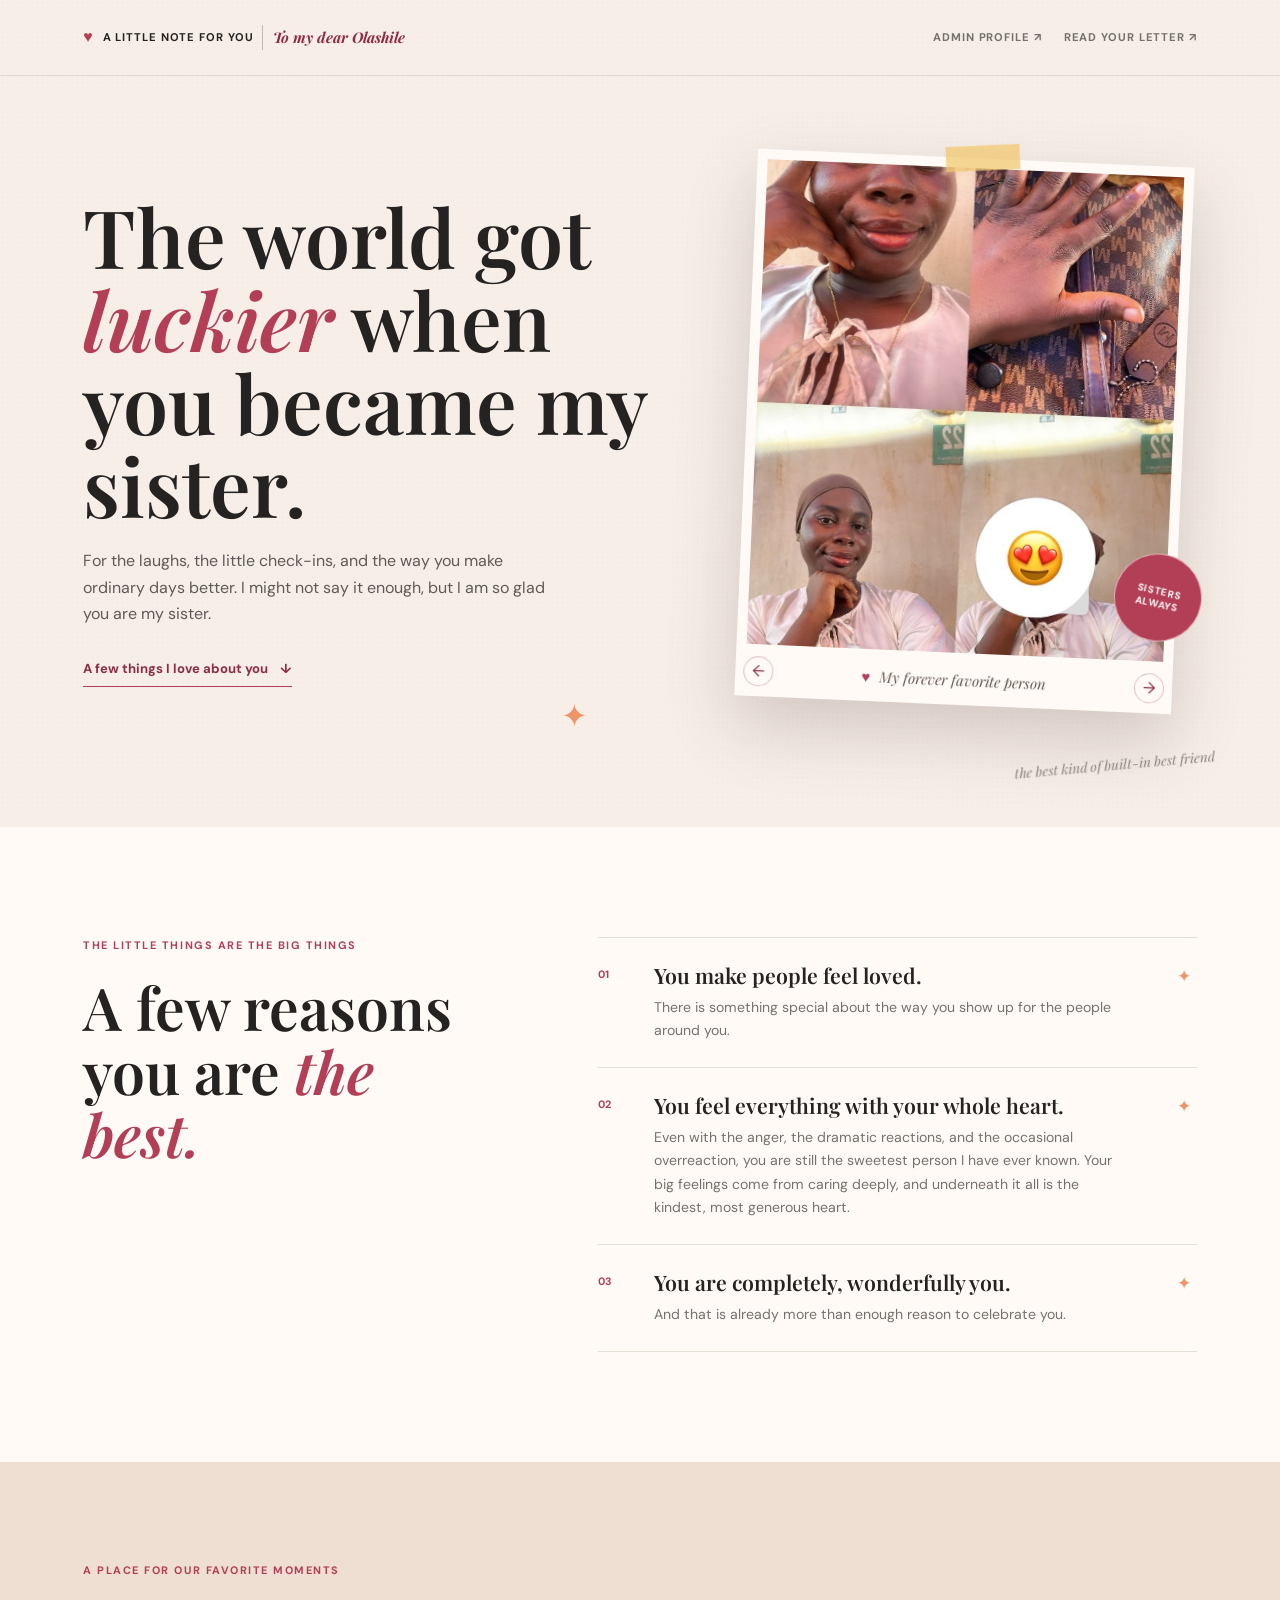
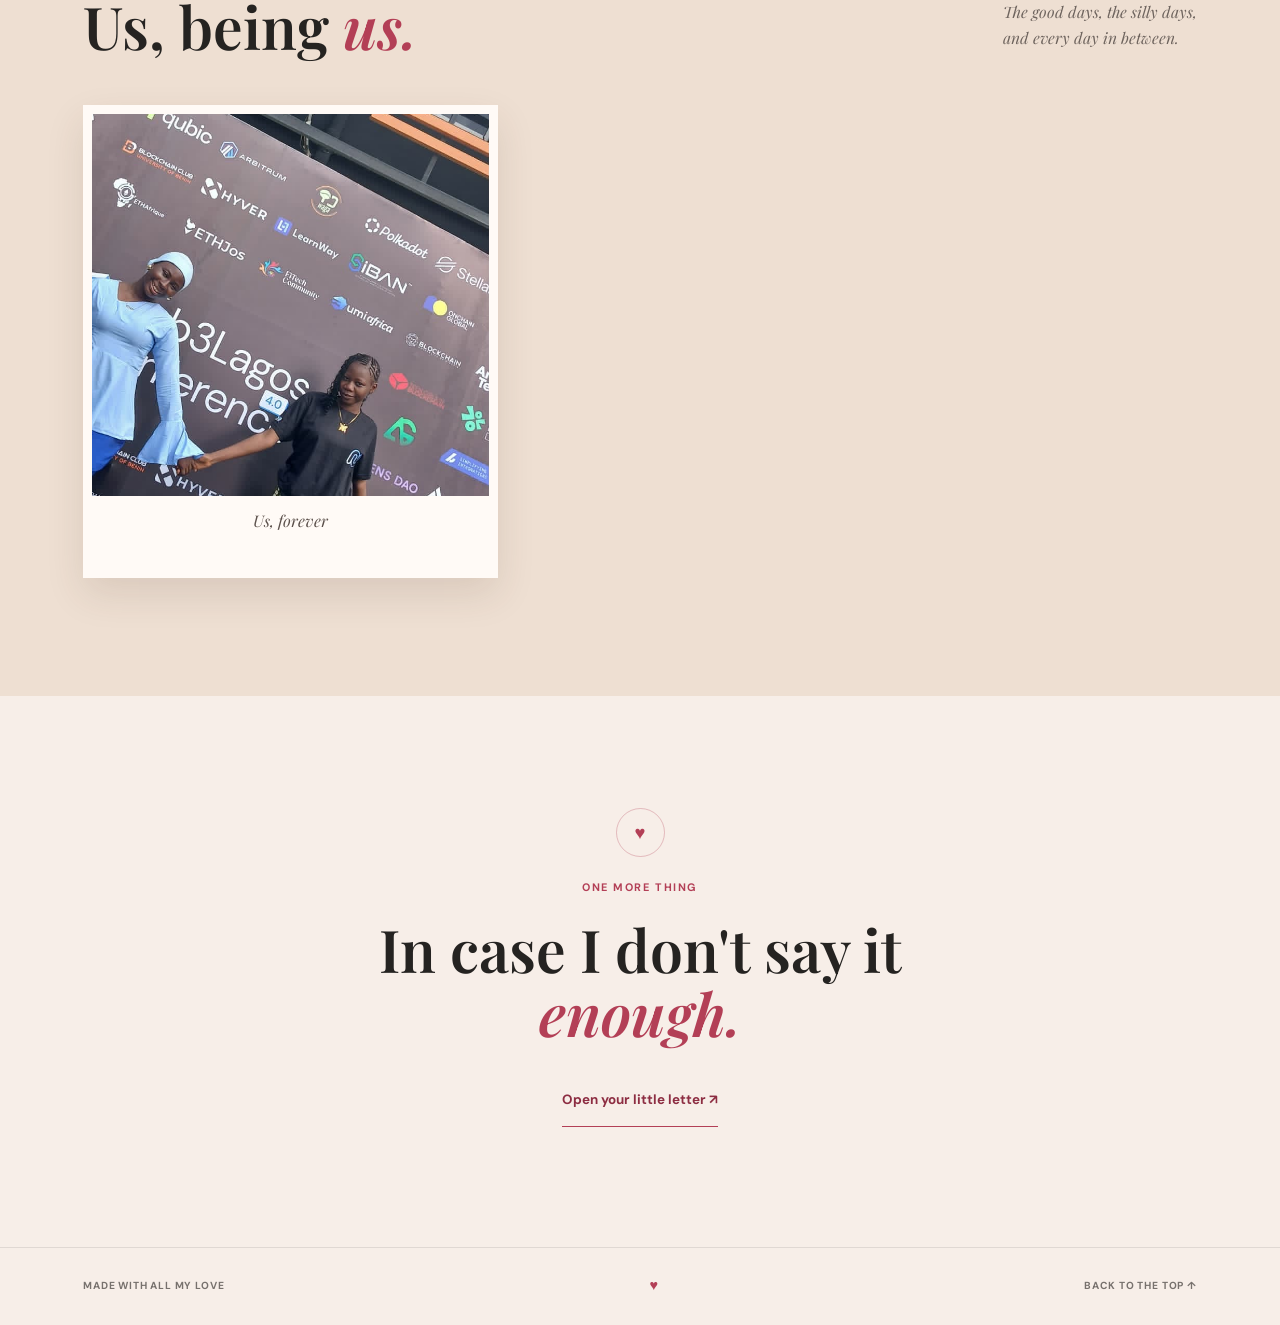
<file: index.html>
<!DOCTYPE html>
<html lang="en">
  <head>
    <meta charset="UTF-8" />
    <meta name="viewport" content="width=device-width, initial-scale=1.0" />
    <meta
      name="description"
      content="A little love note for the best sister in the world."
    />
    <meta name="theme-color" content="#f7eee8" />
    <title>For My Sister, With Love</title>
    <link rel="preconnect" href="https://fonts.googleapis.com" />
    <link rel="preconnect" href="https://fonts.gstatic.com" crossorigin />
    <link
      href="https://fonts.googleapis.com/css2?family=DM+Sans:wght@400;500;600;700&family=Playfair+Display:ital,wght@0,600;0,700;1,600;1,700&display=swap"
      rel="stylesheet"
    />
    <link rel="stylesheet" href="styles.css" />
  </head>
  <body>
    <header class="site-header">
      <a class="wordmark" href="#home" aria-label="For my sister, home">
        <span class="wordmark-heart" aria-hidden="true">&#9829;</span>
        <span class="wordmark-label">A LITTLE NOTE FOR YOU</span>
        <span class="wordmark-name">To my dear Olashile</span>
      </a>
      <nav class="header-actions" aria-label="Page actions">
        <a class="header-link" href="admin.html">Admin profile <span aria-hidden="true">&#8599;</span></a>
        <a class="header-link" href="#letter">Read your letter <span aria-hidden="true">&#8599;</span></a>
      </nav>
    </header>

    <main>
      <section class="hero" id="home" aria-labelledby="hero-title">
        <div class="hero-copy">
          <h1 id="hero-title">The world got <em>luckier</em> when you became my sister.</h1>
          <p class="hero-note">
            For the laughs, the little check-ins, and the way you make ordinary days better.
            I might not say it enough, but I am so glad you are my sister.
          </p>
          <a class="text-link" href="#little-things">A few things I love about you <span aria-hidden="true">&#8595;</span></a>
          <span class="hero-doodle" aria-hidden="true">&#10022;</span>
        </div>

        <figure class="hero-photo">
          <img
            id="hero-photo-image"
            src="assets/sister-photo.jpg"
            alt="Olashile in a photo collage"
            fetchpriority="high"
          />
          <div class="hero-photo-controls">
            <button class="photo-nav" id="previous-photo" type="button" aria-label="Previous photo" title="Previous photo">&#8592;</button>
            <figcaption id="hero-photo-caption" aria-live="polite"><span>&#9829;</span> My forever favorite person</figcaption>
            <button class="photo-nav" id="next-photo" type="button" aria-label="Next photo" title="Next photo">&#8594;</button>
          </div>
          <span class="photo-sticker" aria-hidden="true">SISTERS<br />ALWAYS</span>
        </figure>
        <span class="hero-side-note" aria-hidden="true">the best kind of built-in best friend</span>
      </section>

      <section class="love-section" id="little-things" aria-labelledby="love-title">
        <div class="section-intro">
          <p class="eyebrow">The little things are the big things</p>
          <h2 id="love-title">A few reasons<br />you are <em>the best.</em></h2>
        </div>
        <div class="love-list">
          <article class="love-item">
            <span class="love-number">01</span>
            <div><h3>You make people feel loved.</h3><p>There is something special about the way you show up for the people around you.</p></div>
            <span class="love-spark" aria-hidden="true">&#10022;</span>
          </article>
          <article class="love-item">
            <span class="love-number">02</span>
            <div><h3>You feel everything with your whole heart.</h3><p>Even with the anger, the dramatic reactions, and the occasional overreaction, you are still the sweetest person I have ever known. Your big feelings come from caring deeply, and underneath it all is the kindest, most generous heart.</p></div>
            <span class="love-spark" aria-hidden="true">&#10022;</span>
          </article>
          <article class="love-item">
            <span class="love-number">03</span>
            <div><h3>You are completely, wonderfully you.</h3><p>And that is already more than enough reason to celebrate you.</p></div>
            <span class="love-spark" aria-hidden="true">&#10022;</span>
          </article>
        </div>
      </section>

      <section class="memory-section" aria-labelledby="memory-title">
        <div class="memory-heading">
          <div>
            <p class="eyebrow">A place for our favorite moments</p>
            <h2 id="memory-title">Us, being <em>us.</em></h2>
          </div>
          <span class="memory-aside">The good days, the silly days,<br />and every day in between.</span>
        </div>
        <div class="memory-grid">
          <p class="memory-empty" id="memory-empty">Your favorite moments will live here.</p>
        </div>
      </section>

      <section class="letter-section" id="letter" aria-labelledby="letter-title">
        <div class="letter-mark" aria-hidden="true">&#9829;</div>
        <p class="eyebrow">One more thing</p>
        <h2 id="letter-title">In case I don't say it <em>enough.</em></h2>
        <details class="letter-details">
          <summary><span class="summary-closed">Open your little letter <span aria-hidden="true">&#8599;</span></span><span class="summary-open">Close your little letter <span aria-hidden="true">&#8593;</span></span></summary>
          <div class="letter-copy">
            <p>Having you as my sister is one of those things I will never take for granted. Thank you for being someone I can laugh with, count on, and love exactly as you are.</p>
            <p>No matter how busy life gets or how much time passes, I will always be in your corner. You deserve all the good things, all the belly laughs, and all the love in the world.</p>
            <p class="signoff">Love you endlessly, <span>your sibling</span></p>
          </div>
        </details>
      </section>
    </main>

    <footer class="site-footer">
      <span>Made with all my love</span>
      <span class="footer-heart" aria-hidden="true">&#9829;</span>
      <a href="#home">Back to the top <span aria-hidden="true">&#8593;</span></a>
    </footer>
    <script>
      const heroPhotos = [
        {
          src: "assets/sister-photo.jpg",
          alt: "Olashile in a photo collage"
        },
        {
          src: "assets/sister-photo-2.jpg",
          alt: "A favorite photo of two sisters together"
        },
        {
          src: "assets/sister-photo-3.jpg",
          alt: "A favorite photo of Olashile"
        }
      ];
      const memoryPhotos = [
        {
          src: "assets/sister-photo-2.jpg",
          alt: "A favorite photo of two sisters together",
          caption: "Us, forever"
        }
      ];

      const heroPhotoImage = document.querySelector("#hero-photo-image");
      const memoryGrid = document.querySelector(".memory-grid");
      const memoryEmpty = document.querySelector("#memory-empty");
      let currentHeroPhoto = 0;

      const showHeroPhoto = direction => {
        currentHeroPhoto = (currentHeroPhoto + direction + heroPhotos.length) % heroPhotos.length;
        heroPhotoImage.src = heroPhotos[currentHeroPhoto].src;
        heroPhotoImage.alt = heroPhotos[currentHeroPhoto].alt;
      };

      const renderMemoryPhotos = () => {
        if (!memoryGrid) return;

        memoryGrid.innerHTML = "";

        memoryPhotos.forEach((photo) => {
          const figure = document.createElement("figure");
          figure.className = "memory memory-added";

          const img = document.createElement("img");
          img.src = photo.src;
          img.alt = photo.alt;
          img.loading = "lazy";

          const caption = document.createElement("figcaption");
          caption.textContent = photo.caption;

          figure.appendChild(img);
          figure.appendChild(caption);
          memoryGrid.appendChild(figure);
        });

        if (memoryEmpty) memoryEmpty.remove();
      };

      document.querySelector("#previous-photo").addEventListener("click", () => showHeroPhoto(-1));
      document.querySelector("#next-photo").addEventListener("click", () => showHeroPhoto(1));
      renderMemoryPhotos();
    </script>
  </body>
</html>
</file>
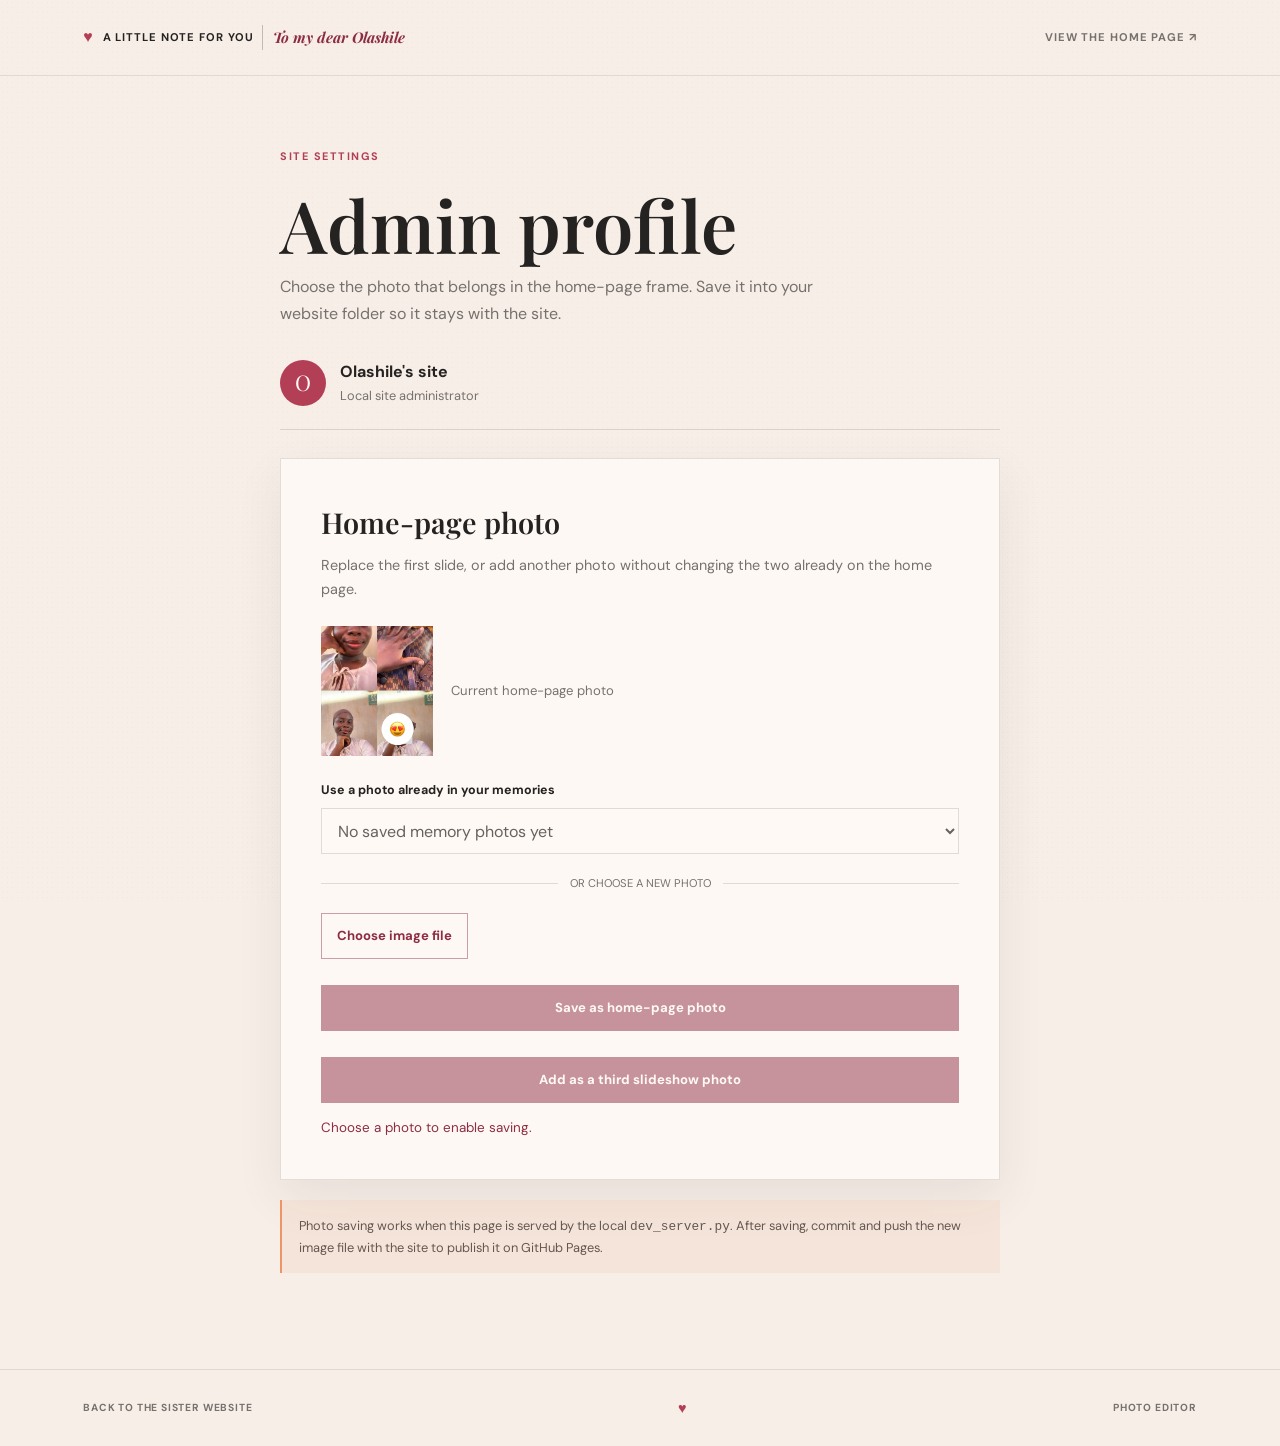
<file: admin.html>
<!DOCTYPE html>
<html lang="en">
  <head>
    <meta charset="UTF-8" />
    <meta name="viewport" content="width=device-width, initial-scale=1.0" />
    <meta name="theme-color" content="#f7eee8" />
    <title>Admin Profile | For My Sister</title>
    <link rel="preconnect" href="https://fonts.googleapis.com" />
    <link rel="preconnect" href="https://fonts.gstatic.com" crossorigin />
    <link
      href="https://fonts.googleapis.com/css2?family=DM+Sans:wght@400;500;600;700&family=Playfair+Display:ital,wght@0,600;0,700;1,600;1,700&display=swap"
      rel="stylesheet"
    />
    <link rel="stylesheet" href="styles.css" />
  </head>
  <body class="admin-page">
    <header class="site-header">
      <a class="wordmark" href="index.html" aria-label="Return to the sister website">
        <span class="wordmark-heart" aria-hidden="true">&#9829;</span>
        <span class="wordmark-label">A LITTLE NOTE FOR YOU</span>
        <span class="wordmark-name">To my dear Olashile</span>
      </a>
      <a class="header-link" href="index.html">View the home page <span aria-hidden="true">&#8599;</span></a>
    </header>

    <main class="admin-shell">
      <section class="admin-intro" aria-labelledby="admin-title">
        <p class="eyebrow">Site settings</p>
        <h1 id="admin-title">Admin profile</h1>
        <p>Choose the photo that belongs in the home-page frame. Save it into your website folder so it stays with the site.</p>
      </section>

      <section class="admin-profile" aria-label="Administrator profile">
        <div class="admin-avatar" aria-hidden="true">O</div>
        <p><strong>Olashile's site</strong><span>Local site administrator</span></p>
      </section>

      <section class="admin-panel" aria-labelledby="photo-title">
        <h2 id="photo-title">Home-page photo</h2>
        <p class="admin-help">Replace the first slide, or add another photo without changing the two already on the home page.</p>

        <div class="admin-preview-wrap">
          <img
            class="admin-preview"
            id="photo-preview"
            src="assets/sister-photo.jpg"
            alt="Preview of the selected home-page photo"
          />
          <span class="admin-preview-caption" id="preview-caption">Current home-page photo</span>
        </div>

        <label class="admin-label" for="gallery-photo">Use a photo already in your memories</label>
        <select class="admin-memory-select" id="gallery-photo" disabled>
          <option value="">Looking for saved gallery photos...</option>
        </select>

        <div class="admin-divider">or choose a new photo</div>

        <input class="photo-input" id="new-photo" type="file" accept="image/*" aria-label="Choose a new home-page photo" />
        <label class="admin-file-label" for="new-photo">Choose image file</label>

        <button class="admin-save-button" id="save-photo" type="button" disabled>Save as home-page photo</button>
        <button class="admin-save-button admin-add-button" id="add-slide-photo" type="button" disabled>Add as a third slideshow photo</button>
        <p class="admin-status" id="admin-status" role="status" aria-live="polite">Choose a photo to enable saving.</p>
      </section>

      <p class="admin-note">Photo saving works when this page is served by the local <code>dev_server.py</code>. After saving, commit and push the new image file with the site to publish it on GitHub Pages.</p>
    </main>

    <footer class="site-footer">
      <a href="index.html">Back to the sister website</a>
      <span class="footer-heart" aria-hidden="true">&#9829;</span>
      <span>Photo editor</span>
    </footer>

    <script>
      const photoInput = document.querySelector("#new-photo");
      const gallerySelect = document.querySelector("#gallery-photo");
      const preview = document.querySelector("#photo-preview");
      const previewCaption = document.querySelector("#preview-caption");
      const saveButton = document.querySelector("#save-photo");
      const addSlideButton = document.querySelector("#add-slide-photo");
      const status = document.querySelector("#admin-status");
      let selectedPhoto = null;
      let previewUrl = null;
      let galleryPhotos = [];

      const setSelectedPhoto = (blob, name) => {
        if (previewUrl) URL.revokeObjectURL(previewUrl);
        selectedPhoto = { blob, name };
        previewUrl = URL.createObjectURL(blob);
        preview.src = previewUrl;
        previewCaption.textContent = name;
        saveButton.disabled = false;
        addSlideButton.disabled = false;
        status.textContent = "Ready to save into your website folder.";
      };

      const openGalleryDatabase = () => new Promise((resolve, reject) => {
        const request = indexedDB.open("sister-memory-gallery", 1);
        request.onupgradeneeded = () => {
          if (!request.result.objectStoreNames.contains("photos")) {
            request.result.createObjectStore("photos", { keyPath: "id" });
          }
        };
        request.onsuccess = () => resolve(request.result);
        request.onerror = () => reject(request.error);
      });

      const loadGalleryPhotos = async () => {
        const database = await openGalleryDatabase();
        const transaction = database.transaction("photos", "readonly");
        const records = await new Promise((resolve, reject) => {
          const request = transaction.objectStore("photos").getAll();
          request.onsuccess = () => resolve(request.result);
          request.onerror = () => reject(request.error);
        });

        galleryPhotos = records;
        gallerySelect.replaceChildren(new Option(
          records.length ? "Choose a saved memory photo..." : "No saved memory photos yet",
          ""
        ));
        records.forEach((record, index) => {
          gallerySelect.add(new Option(record.name || `Memory photo ${index + 1}`, String(index)));
        });
        gallerySelect.disabled = records.length === 0;
      };

      gallerySelect.addEventListener("change", () => {
        const record = galleryPhotos[Number(gallerySelect.value)];
        if (record) {
          photoInput.value = "";
          setSelectedPhoto(record.blob, record.name || "Memory photo");
        }
      });

      photoInput.addEventListener("change", () => {
        const photo = photoInput.files[0];
        if (!photo || !photo.type.startsWith("image/")) return;
        gallerySelect.value = "";
        setSelectedPhoto(photo, photo.name);
      });

      const makeJpeg = async imageBlob => {
        const bitmap = await createImageBitmap(imageBlob);
        const scale = Math.min(1, 2000 / Math.max(bitmap.width, bitmap.height));
        const canvas = document.createElement("canvas");
        canvas.width = Math.round(bitmap.width * scale);
        canvas.height = Math.round(bitmap.height * scale);
        const context = canvas.getContext("2d");
        context.fillStyle = "#fffaf6";
        context.fillRect(0, 0, canvas.width, canvas.height);
        context.drawImage(bitmap, 0, 0, canvas.width, canvas.height);
        bitmap.close();
        return new Promise((resolve, reject) => {
          canvas.toBlob(blob => blob ? resolve(blob) : reject(new Error("The image could not be prepared.")), "image/jpeg", 0.9);
        });
      };

      const saveSelectedPhoto = async (endpoint, successMessage) => {
        if (!selectedPhoto) return;

        saveButton.disabled = true;
        addSlideButton.disabled = true;
        status.textContent = "Preparing the photo for the home page...";

        try {
          const imageBlob = await makeJpeg(selectedPhoto.blob);
          const response = await fetch(endpoint, {
            method: "POST",
            headers: { "Content-Type": "image/jpeg" },
            body: imageBlob
          });
          const result = await response.json();
          if (!response.ok) throw new Error(result.error || "The photo could not be saved.");

          if (previewUrl) URL.revokeObjectURL(previewUrl);
          previewUrl = URL.createObjectURL(imageBlob);
          preview.src = previewUrl;
          previewCaption.textContent = successMessage;
          status.textContent = `Saved to ${result.saved}. Commit and push the image to publish it.`;
        } catch (error) {
          status.textContent = error instanceof TypeError
            ? "The site server cannot save files yet. Start it with python3 dev_server.py and try again."
            : error.message || "Could not save the photo to the project folder.";
        } finally {
          saveButton.disabled = !selectedPhoto;
          addSlideButton.disabled = !selectedPhoto;
        }
      };

      saveButton.addEventListener("click", () => saveSelectedPhoto("/api/home-photo", "Saved as first slide"));
      addSlideButton.addEventListener("click", () => saveSelectedPhoto("/api/home-photo/third", "Saved as third slide"));

      loadGalleryPhotos().catch(() => {
        gallerySelect.replaceChildren(new Option("No saved memory photos found in this browser", ""));
        gallerySelect.disabled = true;
      });

      preview.addEventListener("error", () => {
        preview.src = "https://images.unsplash.com/photo-1524504388940-b1c1722653e1?auto=format&fit=crop&w=600&q=80";
      }, { once: true });
    </script>
  </body>
</html>
</file>
<file: styles.css>
:root {
  color-scheme: light;
  --paper: #f7eee8;
  --paper-deep: #efe1d7;
  --ink: #252321;
  --muted: #77716d;
  --berry: #b33f56;
  --berry-dark: #8d2d42;
  --orange: #ed9567;
  --yellow: #f1c971;
  --white: #fffaf6;
  --serif: "Playfair Display", Georgia, serif;
  --sans: "DM Sans", sans-serif;
}

* {
  box-sizing: border-box;
}

html {
  scroll-behavior: smooth;
  scroll-padding-top: 84px;
}

body {
  margin: 0;
  color: var(--ink);
  background: var(--paper);
  font-family: var(--sans);
  line-height: 1.65;
}

body::before {
  position: fixed;
  z-index: -1;
  inset: 0;
  background-image: radial-gradient(rgba(83, 60, 48, 0.15) 0.55px, transparent 0.55px);
  background-size: 5px 5px;
  content: "";
  opacity: 0.2;
  pointer-events: none;
}

a {
  color: inherit;
  text-decoration: none;
}

img {
  display: block;
  width: 100%;
}

button,
summary {
  font: inherit;
}

.site-header,
.site-footer {
  display: flex;
  align-items: center;
  justify-content: space-between;
  padding-inline: max(6.5vw, calc((100vw - 1320px) / 2));
}

.site-header {
  min-height: 76px;
  border-bottom: 1px solid rgba(37, 35, 33, 0.1);
}

.wordmark,
.header-link,
.site-footer {
  font-size: 0.7rem;
  font-weight: 700;
  letter-spacing: 0.08em;
  text-transform: uppercase;
}

.wordmark {
  display: inline-flex;
  align-items: center;
  gap: 9px;
}

.wordmark-label {
  white-space: nowrap;
}

.wordmark-name {
  padding-left: 10px;
  border-left: 1px solid rgba(37, 35, 33, 0.25);
  color: var(--berry-dark);
  font-family: var(--serif);
  font-size: 0.92rem;
  font-style: italic;
  letter-spacing: 0;
  text-transform: none;
  white-space: nowrap;
}

.wordmark-heart,
.footer-heart {
  color: var(--berry);
}

.wordmark-heart {
  font-size: 1rem;
}

.header-actions {
  display: flex;
  align-items: center;
  gap: 22px;
}

.header-link {
  color: var(--muted);
  transition: color 180ms ease;
}

.header-link:hover,
.site-footer a:hover {
  color: var(--berry);
}

.hero {
  position: relative;
  display: grid;
  grid-template-columns: minmax(0, 1.05fr) minmax(0, 0.8fr);
  align-items: center;
  gap: clamp(44px, 8vw, 128px);
  width: min(1200px, 87vw);
  min-height: 660px;
  margin-inline: auto;
  padding-block: 82px 104px;
}

.hero-copy {
  position: relative;
  min-width: 0;
  padding-block: 24px;
  animation: rise-in 700ms both;
}

.eyebrow {
  display: flex;
  align-items: center;
  gap: 10px;
  margin: 0 0 20px;
  color: var(--berry);
  font-size: 0.68rem;
  font-weight: 700;
  letter-spacing: 0.14em;
  text-transform: uppercase;
}

.eyebrow > span {
  width: 22px;
  height: 1px;
  background: currentColor;
}

h1,
h2,
h3,
p,
figure {
  margin-top: 0;
}

h1,
h2 {
  font-family: var(--serif);
  font-weight: 600;
}

.hero h1 {
  max-width: 680px;
  margin-bottom: 22px;
  font-size: clamp(3.3rem, 6.3vw, 6.3rem);
  line-height: 1.03;
}

h1 em,
h2 em {
  color: var(--berry);
  font-weight: 600;
}

.hero-note {
  max-width: 470px;
  margin-bottom: 28px;
  color: #605a56;
  font-size: 1rem;
}

.text-link {
  display: inline-flex;
  align-items: center;
  gap: 12px;
  padding-bottom: 6px;
  border-bottom: 1px solid var(--berry);
  color: var(--berry-dark);
  font-size: 0.82rem;
  font-weight: 700;
  transition: gap 180ms ease;
}

.text-link:hover {
  gap: 18px;
}

.hero-doodle {
  position: absolute;
  right: 12%;
  bottom: -32px;
  color: var(--orange);
  font-size: 2rem;
  animation: twinkle 3s ease-in-out infinite;
}

.hero-photo {
  position: relative;
  width: min(100%, 450px);
  justify-self: end;
  margin: 0 14px 18px 0;
  padding: 10px 10px 52px;
  background: var(--white);
  box-shadow: 0 28px 65px rgba(70, 46, 35, 0.2);
  transform: rotate(2.5deg);
  animation: photo-in 850ms 120ms both;
}

.hero-photo::before {
  position: absolute;
  top: -13px;
  left: 43%;
  z-index: 1;
  width: 74px;
  height: 25px;
  background: rgba(241, 201, 113, 0.76);
  content: "";
  transform: rotate(-5deg);
}

.hero-photo img {
  aspect-ratio: 0.86;
  object-fit: cover;
}

.photo-input {
  position: absolute;
  width: 1px;
  height: 1px;
  padding: 0;
  overflow: hidden;
  white-space: nowrap;
  clip: rect(0, 0, 0, 0);
  clip-path: inset(50%);
}

.photo-upload {
  position: absolute;
  top: 20px;
  right: 18px;
  z-index: 2;
  padding: 6px 10px;
  background: rgba(255, 250, 246, 0.94);
  color: var(--berry-dark);
  cursor: pointer;
  font-size: 0.68rem;
  font-weight: 700;
  transition: background 180ms ease, transform 180ms ease;
}

.photo-upload:hover {
  background: var(--white);
  transform: translateY(-1px);
}

.photo-input:focus-visible + .photo-upload {
  outline: 2px solid var(--berry);
  outline-offset: 3px;
}

.hero-photo-controls {
  position: absolute;
  right: 8px;
  bottom: 10px;
  left: 8px;
  display: grid;
  grid-template-columns: 30px minmax(0, 1fr) 30px;
  align-items: center;
  gap: 6px;
}

.hero-photo-controls figcaption {
  min-width: 0;
  color: #645851;
  font-family: var(--serif);
  font-size: 0.92rem;
  font-style: italic;
  text-align: center;
}

.hero-photo-controls figcaption span {
  padding-right: 5px;
  color: var(--berry);
  font-family: var(--sans);
  font-style: normal;
}

.photo-nav {
  display: grid;
  width: 30px;
  height: 30px;
  place-items: center;
  border: 1px solid rgba(141, 45, 66, 0.28);
  border-radius: 50%;
  background: rgba(255, 250, 246, 0.82);
  color: var(--berry-dark);
  cursor: pointer;
  font-size: 1rem;
  line-height: 1;
  transition: background 180ms ease, color 180ms ease;
}

.photo-nav:hover {
  background: var(--berry);
  color: var(--white);
}

.photo-sticker {
  position: absolute;
  right: -26px;
  bottom: 72px;
  display: grid;
  width: 88px;
  aspect-ratio: 1;
  place-content: center;
  border: 1px solid rgba(255, 250, 246, 0.6);
  border-radius: 50%;
  background: var(--berry);
  color: white;
  font-size: 0.62rem;
  font-weight: 700;
  line-height: 1.35;
  letter-spacing: 0.08em;
  text-align: center;
  transform: rotate(10deg);
}

.hero-side-note {
  position: absolute;
  right: -18px;
  bottom: 52px;
  color: #8b817a;
  font-family: var(--serif);
  font-size: 0.85rem;
  font-style: italic;
  transform: rotate(-5deg);
}

.love-section {
  display: grid;
  grid-template-columns: 0.8fr 1.2fr;
  gap: clamp(40px, 9vw, 140px);
  padding: 110px max(6.5vw, calc((100vw - 1120px) / 2));
  background: var(--white);
}

.section-intro h2,
.memory-heading h2,
.letter-section h2 {
  margin-bottom: 0;
  font-size: clamp(2.7rem, 4.6vw, 4.5rem);
  line-height: 1.08;
}

.love-list {
  border-top: 1px solid #e8ddd5;
}

.love-item {
  display: grid;
  grid-template-columns: 38px 1fr 20px;
  gap: 18px;
  align-items: start;
  padding: 23px 0 25px;
  border-bottom: 1px solid #e8ddd5;
}

.love-number {
  padding-top: 5px;
  color: var(--berry);
  font-size: 0.67rem;
  font-weight: 700;
}

.love-item h3 {
  margin-bottom: 6px;
  font-family: var(--serif);
  font-size: 1.33rem;
  font-weight: 600;
  line-height: 1.35;
}

.love-item p {
  max-width: 460px;
  margin-bottom: 0;
  color: var(--muted);
  font-size: 0.88rem;
}

.love-spark {
  padding-top: 2px;
  color: var(--orange);
  font-size: 1.05rem;
}

.memory-section {
  padding: 100px max(6.5vw, calc((100vw - 1200px) / 2)) 118px;
  background: #eedfd2;
}

.memory-heading {
  display: flex;
  align-items: end;
  justify-content: space-between;
  gap: 32px;
  margin-bottom: 48px;
}

.memory-heading h2 {
  margin-top: -6px;
}

.memory-aside {
  padding-bottom: 7px;
  color: #6e645e;
  font-family: var(--serif);
  font-size: 0.98rem;
  font-style: italic;
}

.memory-grid {
  display: grid;
  grid-template-columns: 1.1fr 0.82fr 0.9fr;
  gap: 25px;
  align-items: start;
}

.memory {
  margin: 0;
  padding: 9px 9px 44px;
  background: var(--white);
  box-shadow: 0 16px 36px rgba(70, 46, 35, 0.12);
}

.memory img {
  aspect-ratio: 1.04;
  object-fit: cover;
}

.memory-empty {
  grid-column: 1 / -1;
  margin: 0;
  padding: 48px 20px;
  border: 1px dashed rgba(141, 45, 66, 0.4);
  color: #6e645e;
  font-family: var(--serif);
  font-size: 1.05rem;
  font-style: italic;
  text-align: center;
}

.memory-added {
  animation: rise-in 380ms both;
}

.memory figcaption {
  padding-top: 12px;
  color: #5c514c;
  font-family: var(--serif);
  font-size: 1rem;
  font-style: italic;
  text-align: center;
}

.letter-section {
  position: relative;
  display: flex;
  flex-direction: column;
  align-items: center;
  padding: 112px 24px 120px;
  background: var(--paper);
  text-align: center;
}

.letter-mark {
  display: grid;
  width: 49px;
  aspect-ratio: 1;
  margin-bottom: 22px;
  place-items: center;
  border: 1px solid rgba(179, 63, 86, 0.3);
  border-radius: 50%;
  color: var(--berry);
  font-size: 1.15rem;
}

.letter-section .eyebrow {
  justify-content: center;
}

.letter-section h2 {
  max-width: 680px;
  margin-bottom: 34px;
}

.letter-details {
  width: min(100%, 630px);
  text-align: left;
}

.letter-details summary {
  display: flex;
  justify-content: center;
  width: fit-content;
  min-height: 48px;
  margin: 0 auto;
  padding: 10px 0;
  border-bottom: 1px solid var(--berry);
  color: var(--berry-dark);
  cursor: pointer;
  font-size: 0.84rem;
  font-weight: 700;
  list-style: none;
}

.letter-details summary::-webkit-details-marker {
  display: none;
}

.summary-open,
.letter-details[open] .summary-closed {
  display: none;
}

.letter-details[open] .summary-open {
  display: inline;
}

.letter-copy {
  margin-top: 28px;
  padding: 28px clamp(20px, 5vw, 52px);
  border: 1px solid #e8d8ce;
  background: rgba(255, 250, 246, 0.72);
  animation: rise-in 380ms both;
}

.letter-copy p {
  margin-bottom: 16px;
  color: #605a56;
  font-size: 0.95rem;
}

.letter-copy .signoff {
  margin: 25px 0 0;
  color: var(--ink);
  font-family: var(--serif);
  font-size: 1.3rem;
  font-style: italic;
}

.signoff span {
  display: block;
  margin-top: 3px;
  color: var(--berry);
  font-family: var(--sans);
  font-size: 0.72rem;
  font-style: normal;
  font-weight: 700;
  letter-spacing: 0.06em;
  text-transform: uppercase;
}

.site-footer {
  min-height: 78px;
  border-top: 1px solid rgba(37, 35, 33, 0.1);
  color: var(--muted);
  font-size: 0.64rem;
}

.footer-heart {
  font-size: 0.9rem;
}

.site-footer a {
  transition: color 180ms ease;
}

.admin-page {
  min-height: 100vh;
}

.admin-shell {
  width: min(720px, calc(100% - 40px));
  margin: 72px auto 96px;
}

.admin-intro {
  margin-bottom: 32px;
}

.admin-intro h1 {
  margin: 0 0 12px;
  font-size: clamp(2.8rem, 6vw, 4.5rem);
  line-height: 1.06;
}

.admin-intro p:last-child {
  max-width: 560px;
  margin-bottom: 0;
  color: var(--muted);
}

.admin-profile {
  display: flex;
  align-items: center;
  gap: 14px;
  margin-bottom: 28px;
  padding-bottom: 22px;
  border-bottom: 1px solid rgba(37, 35, 33, 0.14);
}

.admin-avatar {
  display: grid;
  width: 46px;
  aspect-ratio: 1;
  place-items: center;
  border-radius: 50%;
  background: var(--berry);
  color: var(--white);
  font-family: var(--serif);
  font-size: 1.35rem;
}

.admin-profile p {
  margin: 0;
}

.admin-profile strong,
.admin-profile span {
  display: block;
}

.admin-profile span {
  color: var(--muted);
  font-size: 0.8rem;
}

.admin-panel {
  padding: clamp(22px, 5vw, 40px);
  border: 1px solid rgba(37, 35, 33, 0.13);
  background: rgba(255, 250, 246, 0.88);
  box-shadow: 0 18px 44px rgba(70, 46, 35, 0.08);
}

.admin-panel h2 {
  margin-bottom: 8px;
  font-size: 1.8rem;
}

.admin-help {
  margin-bottom: 24px;
  color: var(--muted);
  font-size: 0.9rem;
}

.admin-preview-wrap {
  display: grid;
  grid-template-columns: 112px 1fr;
  align-items: center;
  gap: 18px;
  margin-bottom: 24px;
}

.admin-preview {
  width: 112px;
  aspect-ratio: 0.86;
  object-fit: cover;
  background: var(--paper-deep);
}

.admin-preview-caption {
  color: var(--muted);
  font-size: 0.82rem;
}

.admin-label {
  display: block;
  margin: 24px 0 8px;
  font-size: 0.78rem;
  font-weight: 700;
}

.admin-file-label,
.admin-save-button {
  display: inline-flex;
  min-height: 46px;
  align-items: center;
  justify-content: center;
  padding: 10px 15px;
  border: 1px solid rgba(141, 45, 66, 0.45);
  background: transparent;
  color: var(--berry-dark);
  cursor: pointer;
  font-size: 0.82rem;
  font-weight: 700;
  transition: background 180ms ease, color 180ms ease;
}

.admin-file-label:hover {
  background: rgba(179, 63, 86, 0.08);
}

.admin-save-button {
  width: 100%;
  margin-top: 26px;
  border-color: var(--berry-dark);
  background: var(--berry-dark);
  color: var(--white);
}

.admin-save-button:hover:not(:disabled) {
  background: var(--berry);
}

.admin-save-button:disabled {
  cursor: not-allowed;
  opacity: 0.5;
}

.admin-memory-select {
  width: 100%;
  min-height: 46px;
  padding: 8px 12px;
  border: 1px solid rgba(37, 35, 33, 0.2);
  background: var(--white);
  color: var(--ink);
  font: inherit;
}

.admin-divider {
  display: flex;
  align-items: center;
  gap: 12px;
  margin: 20px 0;
  color: var(--muted);
  font-size: 0.7rem;
  text-transform: uppercase;
}

.admin-divider::before,
.admin-divider::after {
  height: 1px;
  flex: 1;
  background: rgba(37, 35, 33, 0.14);
  content: "";
}

.admin-status {
  min-height: 1.5em;
  margin: 14px 0 0;
  color: var(--berry-dark);
  font-size: 0.84rem;
}

.admin-note {
  margin-top: 20px;
  padding: 15px 17px;
  border-left: 2px solid var(--orange);
  background: rgba(237, 149, 103, 0.1);
  color: #65574f;
  font-size: 0.8rem;
}

:focus-visible {
  outline: 2px solid var(--berry);
  outline-offset: 4px;
}

@keyframes rise-in {
  from { opacity: 0; transform: translateY(14px); }
  to { opacity: 1; transform: translateY(0); }
}

@keyframes photo-in {
  from { opacity: 0; transform: translateY(18px) rotate(2.5deg); }
  to { opacity: 1; transform: translateY(0) rotate(2.5deg); }
}

@keyframes twinkle {
  0%, 100% { opacity: 0.72; transform: scale(0.95) rotate(0); }
  50% { opacity: 1; transform: scale(1.08) rotate(10deg); }
}

@media (max-width: 820px) {
  .hero {
    grid-template-columns: minmax(0, 1fr) minmax(250px, 0.78fr);
    gap: 40px;
    width: min(100% - 56px, 700px);
    min-height: 580px;
    padding-block: 70px 88px;
  }

  .hero h1 {
    font-size: clamp(3rem, 7.2vw, 4.4rem);
  }

  .hero-side-note {
    right: 0;
  }

  .love-section {
    grid-template-columns: 1fr;
    gap: 38px;
    padding-block: 82px;
  }

  .memory-grid {
    grid-template-columns: repeat(2, minmax(0, 1fr));
    gap: 22px;
  }

}

@media (max-width: 560px) {
  .site-header,
  .site-footer {
    padding-inline: 22px;
  }

  .site-header {
    flex-wrap: wrap;
    min-height: 65px;
    row-gap: 5px;
    padding-block: 10px;
  }

  .wordmark,
  .header-link {
    font-size: 0.59rem;
  }

  .header-actions {
    gap: 12px;
  }

  .wordmark {
    gap: 4px;
  }

  .wordmark-label {
    font-size: 0.46rem;
  }

  .wordmark-name {
    padding-left: 5px;
    font-size: 0.58rem;
  }

  .header-link {
    margin-left: auto;
  }

  .admin-shell {
    margin-top: 48px;
  }

  .admin-preview-wrap {
    grid-template-columns: 88px 1fr;
  }

  .admin-preview {
    width: 88px;
  }

  .hero {
    grid-template-columns: minmax(0, 1fr);
    gap: 35px;
    width: calc(100% - 44px);
    padding-block: 60px 74px;
  }

  .hero-copy {
    padding: 0;
  }

  .hero h1 {
    max-width: 430px;
    font-size: clamp(3.35rem, 14vw, 4.4rem);
  }

  .hero-note {
    font-size: 0.94rem;
  }

  .hero-photo {
    width: min(82%, 340px);
    justify-self: center;
    margin: 0 8px 10px 0;
  }

  .hero-photo img {
    aspect-ratio: 0.98;
  }

  .hero-doodle {
    right: 8%;
    bottom: -25px;
  }

  .hero-side-note {
    right: 4px;
    bottom: 41px;
    font-size: 0.74rem;
  }

  .love-section {
    gap: 30px;
    padding: 72px 24px 78px;
  }

  .section-intro h2,
  .memory-heading h2,
  .letter-section h2 {
    font-size: clamp(2.65rem, 12vw, 3.5rem);
  }

  .love-item {
    grid-template-columns: 28px 1fr 16px;
    gap: 12px;
  }

  .love-item h3 {
    font-size: 1.18rem;
  }

  .love-item p {
    font-size: 0.82rem;
  }

  .memory-section {
    padding: 72px 24px 82px;
  }

  .memory-heading {
    display: block;
    margin-bottom: 35px;
  }

  .memory-grid {
    grid-template-columns: 1fr;
    gap: 22px;
    width: min(100%, 350px);
    margin-inline: auto;
  }

  .memory img {
    aspect-ratio: 1.2;
  }

  .letter-section {
    padding: 82px 24px 90px;
  }

  .letter-copy {
    padding: 23px 20px;
  }

  .site-footer {
    min-height: 68px;
    gap: 12px;
    font-size: 0.56rem;
  }
}

@media (prefers-reduced-motion: reduce) {
  *,
  *::before,
  *::after {
    scroll-behavior: auto !important;
    animation-duration: 0.01ms !important;
    animation-iteration-count: 1 !important;
    transition-duration: 0.01ms !important;
  }
}
</file>
